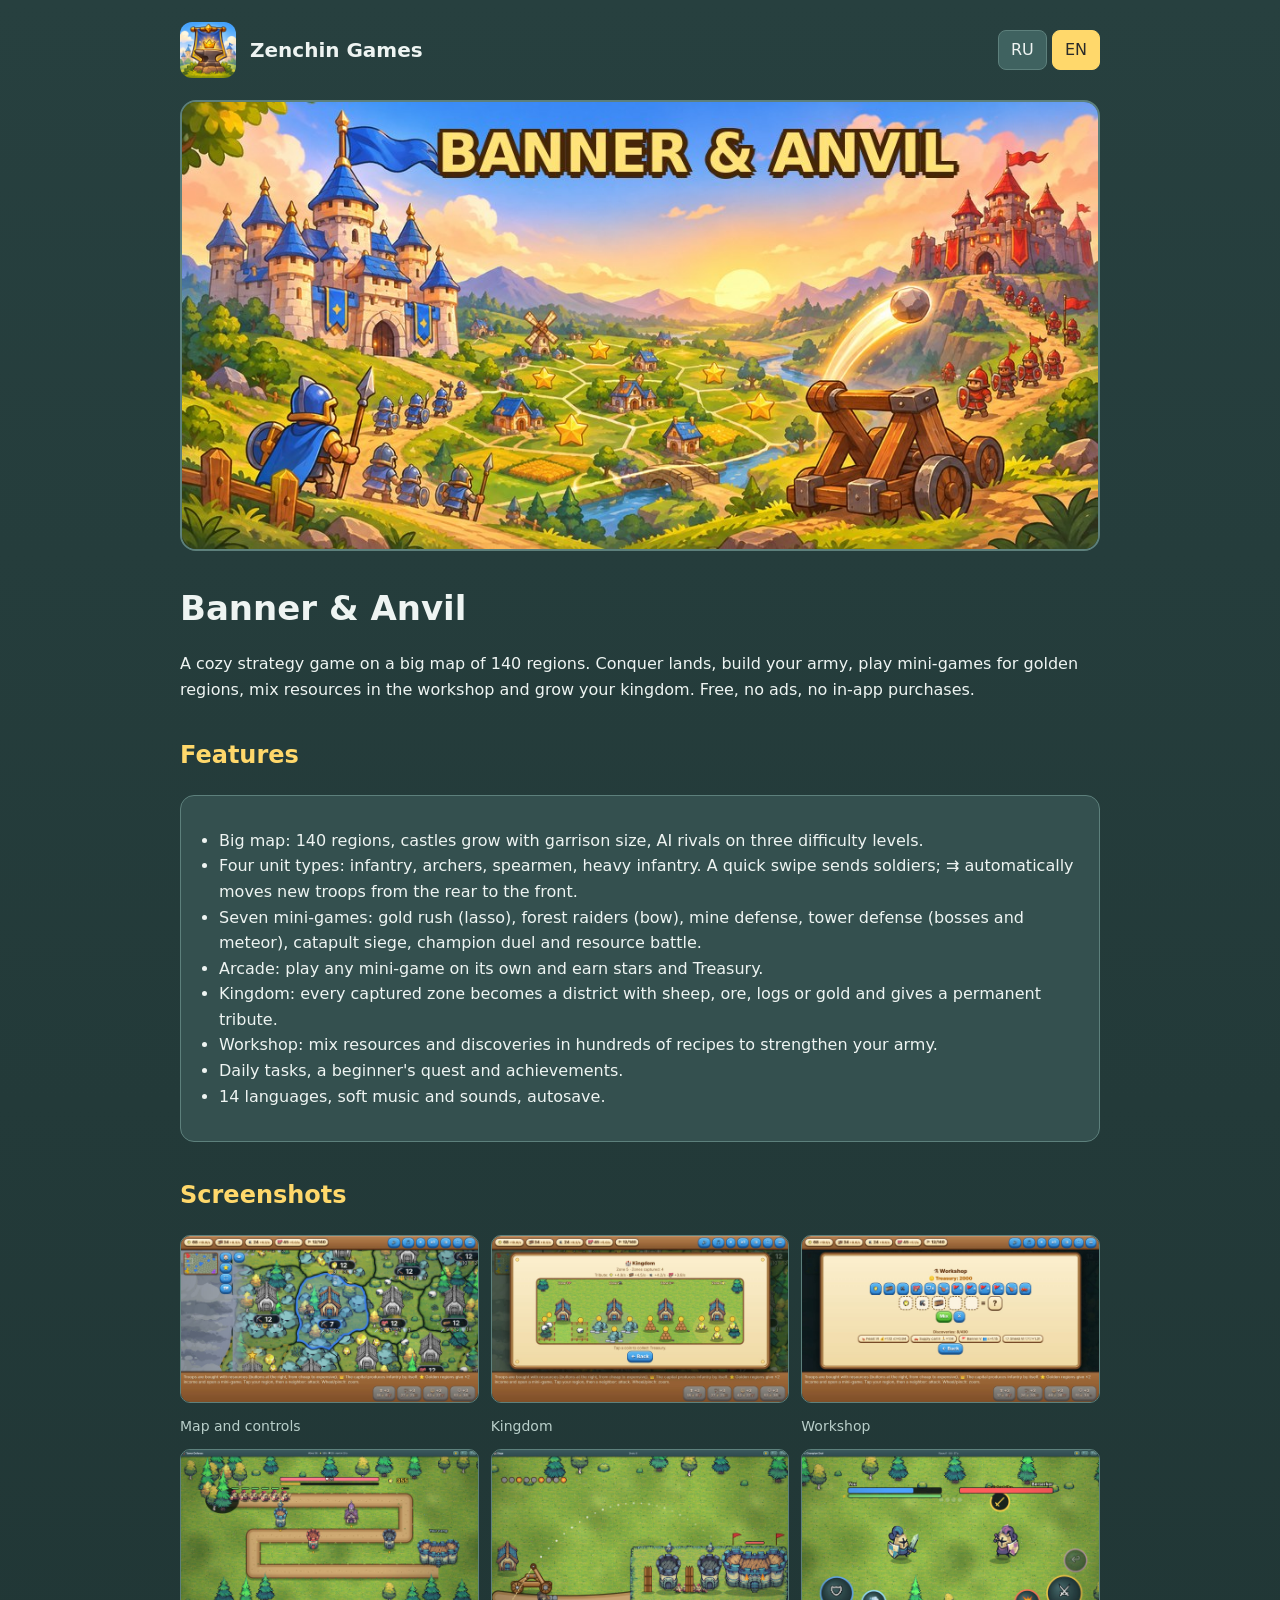
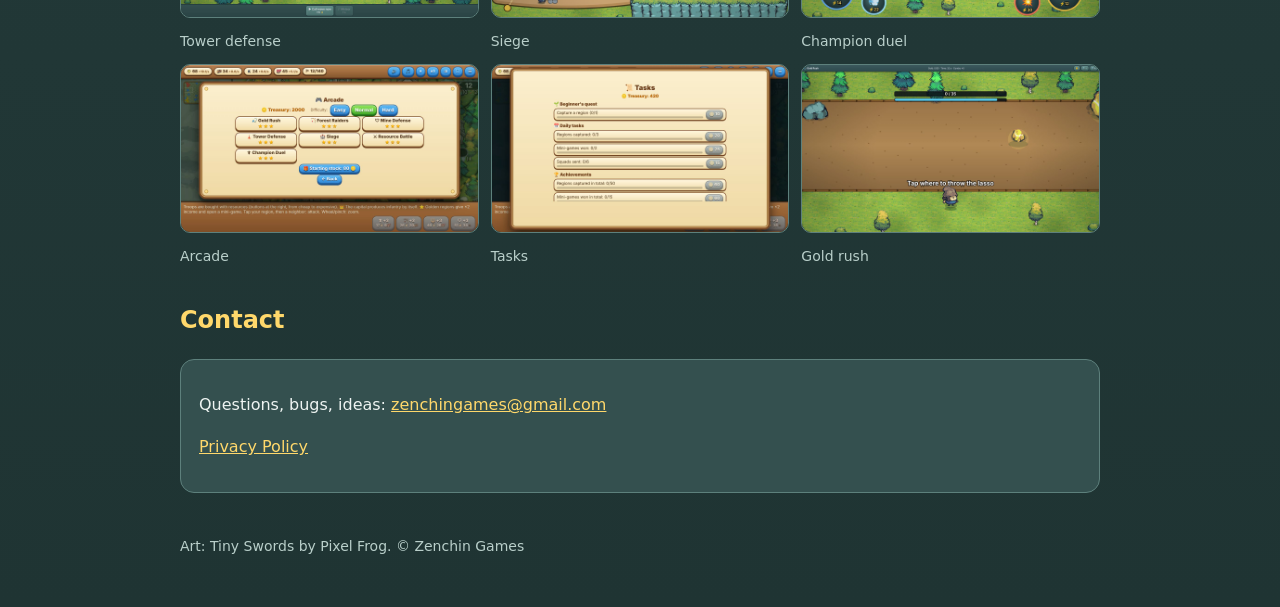
<file: index.html>
<!doctype html><html lang="ru"><head><meta charset="utf-8"><meta name="viewport" content="width=device-width,initial-scale=1"><title>Banner &amp; Anvil — Zenchin Games</title><link rel="stylesheet" href="style.css"></head><body><header><img src="img/icon.png" alt="Banner &amp; Anvil"><b>Zenchin Games</b><span class="sp"></span><div class="lang"><button data-l="ru">RU</button> <button data-l="en">EN</button></div></header><main>
<div class="hero"><img src="img/banner.jpg" alt="Banner &amp; Anvil"></div>
<h1>Banner &amp; Anvil</h1>
<p class="ru">Уютная стратегия на большой карте из 140 областей. Захватывайте земли, собирайте армию, играйте в мини-игры за золотые области, смешивайте ресурсы в мастерской и развивайте своё королевство. Бесплатно, без рекламы и покупок.</p>
<p class="en">A cozy strategy game on a big map of 140 regions. Conquer lands, build your army, play mini-games for golden regions, mix resources in the workshop and grow your kingdom. Free, no ads, no in-app purchases.</p>
<h2><span class="ru">Что внутри</span><span class="en">Features</span></h2>
<div class="card"><ul class="ru"><li>Большая карта: 140 областей, замки растут вместе с гарнизоном, соперники-ИИ в трёх уровнях сложности.</li><li>Четыре типа войск: пехота, лучники, копейщики, тяжёлая пехота. Быстрый свайп отправляет солдат, ⇉ автоматически переводит новых воинов из тыла к фронту.</li><li>Семь мини-игр: золотая лихорадка (лассо), лесные налётчики (лук), оборона шахты, защита башнями (с боссами и метеором), осада катапультой, дуэль чемпионов и битва за ресурс.</li><li>Аркада: играйте любую мини-игру отдельно, зарабатывайте звёзды и Казну.</li><li>Королевство: каждая захваченная зона превращается в район с овцами, рудой, брёвнами или золотом и приносит постоянную дань.</li><li>Мастерская: смешивайте ресурсы и находки в сотнях рецептов, чтобы усилить армию.</li><li>Ежедневные задания, квест новичка и достижения.</li><li>14 языков, мягкая музыка и звуки, автосохранение.</li></ul>
<ul class="en"><li>Big map: 140 regions, castles grow with garrison size, AI rivals on three difficulty levels.</li><li>Four unit types: infantry, archers, spearmen, heavy infantry. A quick swipe sends soldiers; ⇉ automatically moves new troops from the rear to the front.</li><li>Seven mini-games: gold rush (lasso), forest raiders (bow), mine defense, tower defense (bosses and meteor), catapult siege, champion duel and resource battle.</li><li>Arcade: play any mini-game on its own and earn stars and Treasury.</li><li>Kingdom: every captured zone becomes a district with sheep, ore, logs or gold and gives a permanent tribute.</li><li>Workshop: mix resources and discoveries in hundreds of recipes to strengthen your army.</li><li>Daily tasks, a beginner's quest and achievements.</li><li>14 languages, soft music and sounds, autosave.</li></ul></div>
<h2><span class="ru">Скриншоты</span><span class="en">Screenshots</span></h2>
<div class="grid">
<figure><img src="img/map.jpg" alt=""><figcaption class="ru">Карта и управление</figcaption><figcaption class="en">Map and controls</figcaption></figure>
<figure><img src="img/kingdom.jpg" alt=""><figcaption class="ru">Королевство</figcaption><figcaption class="en">Kingdom</figcaption></figure>
<figure><img src="img/workshop.jpg" alt=""><figcaption class="ru">Мастерская</figcaption><figcaption class="en">Workshop</figcaption></figure>
<figure><img src="img/towers.jpg" alt=""><figcaption class="ru">Защита башнями</figcaption><figcaption class="en">Tower defense</figcaption></figure>
<figure><img src="img/siege.jpg" alt=""><figcaption class="ru">Осада</figcaption><figcaption class="en">Siege</figcaption></figure>
<figure><img src="img/duel.jpg" alt=""><figcaption class="ru">Дуэль чемпионов</figcaption><figcaption class="en">Champion duel</figcaption></figure>
<figure><img src="img/arcade.jpg" alt=""><figcaption class="ru">Аркада</figcaption><figcaption class="en">Arcade</figcaption></figure>
<figure><img src="img/quests.jpg" alt=""><figcaption class="ru">Задания</figcaption><figcaption class="en">Tasks</figcaption></figure>
<figure><img src="img/lasso.jpg" alt=""><figcaption class="ru">Золотая лихорадка</figcaption><figcaption class="en">Gold rush</figcaption></figure>
</div>
<h2><span class="ru">Контакты</span><span class="en">Contact</span></h2>
<div class="card"><p class="ru">Вопросы, ошибки, идеи: <a href="mailto:zenchingames@gmail.com">zenchingames@gmail.com</a></p><p class="en">Questions, bugs, ideas: <a href="mailto:zenchingames@gmail.com">zenchingames@gmail.com</a></p>
<p><a href="privacy.html"><span class="ru">Политика конфиденциальности</span><span class="en">Privacy Policy</span></a></p></div>
</main><footer><span class="ru">Графика: Tiny Swords by Pixel Frog. © Zenchin Games</span><span class="en">Art: Tiny Swords by Pixel Frog. © Zenchin Games</span></footer><script>
(function(){var b=document.body,s='ru';try{s=localStorage.getItem('lang')||((navigator.language||'ru').slice(0,2)==='ru'?'ru':'en')}catch(e){}
function set(l){b.classList.toggle('l-en',l==='en');document.documentElement.lang=l;document.querySelectorAll('.lang button').forEach(function(x){x.classList.toggle('on',x.dataset.l===l)});try{localStorage.setItem('lang',l)}catch(e){}}
document.querySelectorAll('.lang button').forEach(function(x){x.onclick=function(){set(x.dataset.l)}});set(s)})();
</script></body></html>
</file>
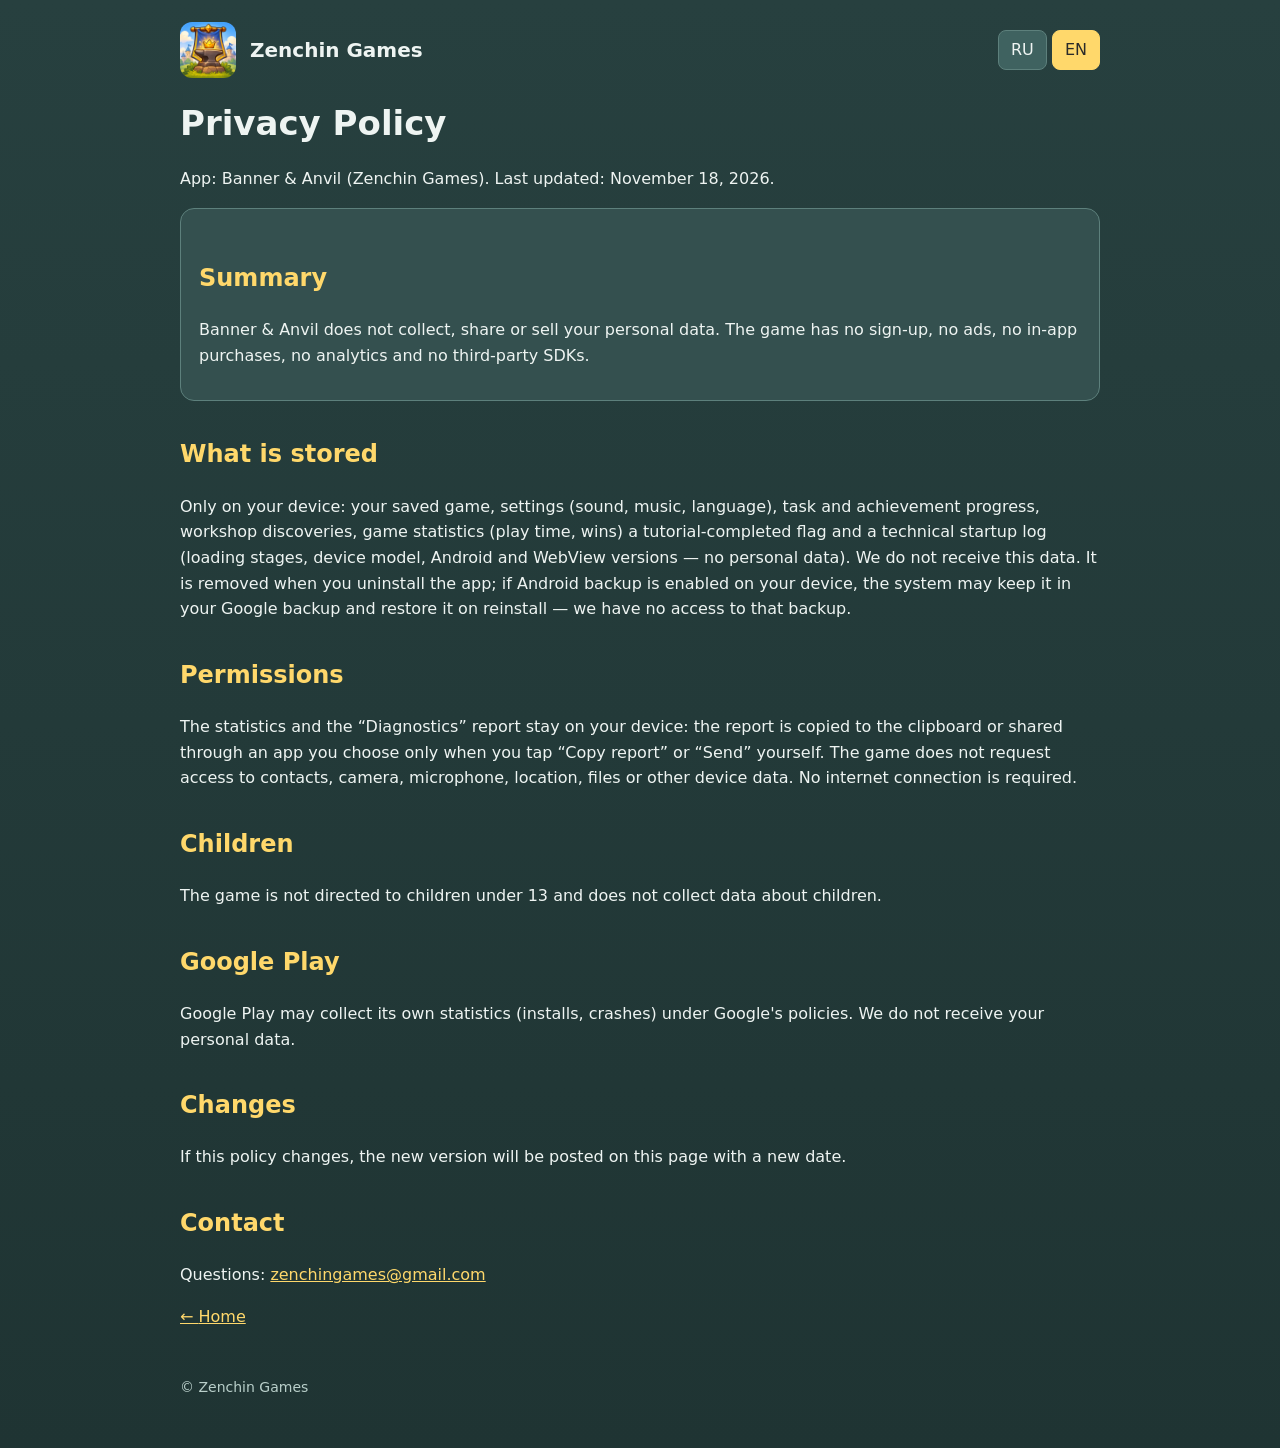
<file: privacy.html>
<!doctype html><html lang="ru"><head><meta charset="utf-8"><meta name="viewport" content="width=device-width,initial-scale=1"><title>Privacy Policy — Banner &amp; Anvil</title><link rel="stylesheet" href="style.css"></head><body><header><img src="img/icon.png" alt="Banner &amp; Anvil"><b>Zenchin Games</b><span class="sp"></span><div class="lang"><button data-l="ru">RU</button> <button data-l="en">EN</button></div></header><main>
<h1><span class="ru">Политика конфиденциальности</span><span class="en">Privacy Policy</span></h1>
<p><span class="ru">Игра: Banner &amp; Anvil (Zenchin Games). Дата обновления: 18 ноября 2026.</span><span class="en">App: Banner &amp; Anvil (Zenchin Games). Last updated: November 18, 2026.</span></p>
<div class="card ru"><h2>Коротко</h2><p>Banner &amp; Anvil не собирает, не передаёт и не продаёт ваши персональные данные. Игра не требует регистрации и не содержит рекламы, встроенных покупок, аналитики и сторонних SDK.</p></div>
<div class="card en"><h2>Summary</h2><p>Banner &amp; Anvil does not collect, share or sell your personal data. The game has no sign-up, no ads, no in-app purchases, no analytics and no third-party SDKs.</p></div>
<div class="ru"><h2>Какие данные хранятся</h2><p>Только на вашем устройстве хранятся сохранение партии, настройки (звук, музыка, язык), прогресс заданий и достижений, находки мастерской, статистика игр (время игры, число побед) отметка о прохождении обучения и технический журнал запуска (этапы загрузки, модель устройства, версии Android и WebView — без личных данных). Мы не получаем эти данные. Они удаляются вместе с приложением; если на устройстве включено резервное копирование Android, система может сохранить их в вашей резервной копии Google и вернуть при переустановке — у нас нет доступа к этой копии.</p>
<h2>Разрешения</h2><p>Статистика и отчёт «Диагностика» остаются на устройстве: отчёт копируется в буфер обмена или передаётся через выбранное вами приложение только если вы сами нажмёте «Копировать отчёт» или «Отправить мне». Игра не запрашивает доступ к контактам, камере, микрофону, геолокации, файлам и другим данным устройства. Интернет для игры не нужен.</p>
<h2>Дети</h2><p>Игра не предназначена для детей младше 13 лет и не собирает данные о детях.</p>
<h2>Google Play</h2><p>Магазин Google Play может собирать собственную статистику (установки, сбои) в соответствии с политикой Google. Мы не получаем ваши персональные данные.</p>
<h2>Изменения</h2><p>Если политика изменится, новая версия появится на этой странице с новой датой.</p>
<h2>Контакты</h2><p>Вопросы: <a href="mailto:zenchingames@gmail.com">zenchingames@gmail.com</a></p></div>
<div class="en"><h2>What is stored</h2><p>Only on your device: your saved game, settings (sound, music, language), task and achievement progress, workshop discoveries, game statistics (play time, wins) a tutorial-completed flag and a technical startup log (loading stages, device model, Android and WebView versions — no personal data). We do not receive this data. It is removed when you uninstall the app; if Android backup is enabled on your device, the system may keep it in your Google backup and restore it on reinstall — we have no access to that backup.</p>
<h2>Permissions</h2><p>The statistics and the “Diagnostics” report stay on your device: the report is copied to the clipboard or shared through an app you choose only when you tap “Copy report” or “Send” yourself. The game does not request access to contacts, camera, microphone, location, files or other device data. No internet connection is required.</p>
<h2>Children</h2><p>The game is not directed to children under 13 and does not collect data about children.</p>
<h2>Google Play</h2><p>Google Play may collect its own statistics (installs, crashes) under Google's policies. We do not receive your personal data.</p>
<h2>Changes</h2><p>If this policy changes, the new version will be posted on this page with a new date.</p>
<h2>Contact</h2><p>Questions: <a href="mailto:zenchingames@gmail.com">zenchingames@gmail.com</a></p></div>
<p><a href="index.html">← <span class="ru">На главную</span><span class="en">Home</span></a></p>
</main><footer>© Zenchin Games</footer><script>
(function(){var b=document.body,s='ru';try{s=localStorage.getItem('lang')||((navigator.language||'ru').slice(0,2)==='ru'?'ru':'en')}catch(e){}
function set(l){b.classList.toggle('l-en',l==='en');document.documentElement.lang=l;document.querySelectorAll('.lang button').forEach(function(x){x.classList.toggle('on',x.dataset.l===l)});try{localStorage.setItem('lang',l)}catch(e){}}
document.querySelectorAll('.lang button').forEach(function(x){x.onclick=function(){set(x.dataset.l)}});set(s)})();
</script></body></html>
</file>
<file: style.css>
:root{--bg:#27403f;--card:#34504f;--card2:#3f6260;--text:#eef4f2;--mut:#b9cfca;--acc:#ffd86b;--line:#5d807c}
*{box-sizing:border-box}body{margin:0;background:linear-gradient(#27403f,#1f3433);color:var(--text);font:16px/1.6 system-ui,Segoe UI,Roboto,sans-serif}
a{color:var(--acc)}header,main,footer{max-width:960px;margin:0 auto;padding:0 20px}header{padding-top:22px;display:flex;align-items:center;gap:14px}
header img{width:56px;height:56px;border-radius:12px}header b{font-size:20px}.sp{flex:1}
.lang button{background:var(--card2);color:var(--text);border:1px solid var(--line);border-radius:8px;padding:6px 12px;cursor:pointer;font:inherit}.lang button.on{background:var(--acc);color:#2a2a2a;border-color:var(--acc)}
.hero{margin:22px 0}.hero img{width:100%;border-radius:16px;border:2px solid var(--line)}h1{font-size:34px;margin:18px 0 6px}h2{margin-top:34px;color:var(--acc)}
.card{background:var(--card);border:1px solid var(--line);border-radius:14px;padding:16px 18px;margin:12px 0}
.grid{display:grid;grid-template-columns:repeat(auto-fit,minmax(260px,1fr));gap:12px}.grid img{width:100%;border-radius:10px;border:1px solid var(--line)}
.grid figcaption{color:var(--mut);font-size:14px;margin-top:4px}figure{margin:0}
footer{padding:30px 20px 50px;color:var(--mut);font-size:14px}ul{padding-left:20px}.en{display:none}body.l-en .ru{display:none}body.l-en .en{display:block}body.l-en span.en,body.l-en a .en{display:inline}
</file>
